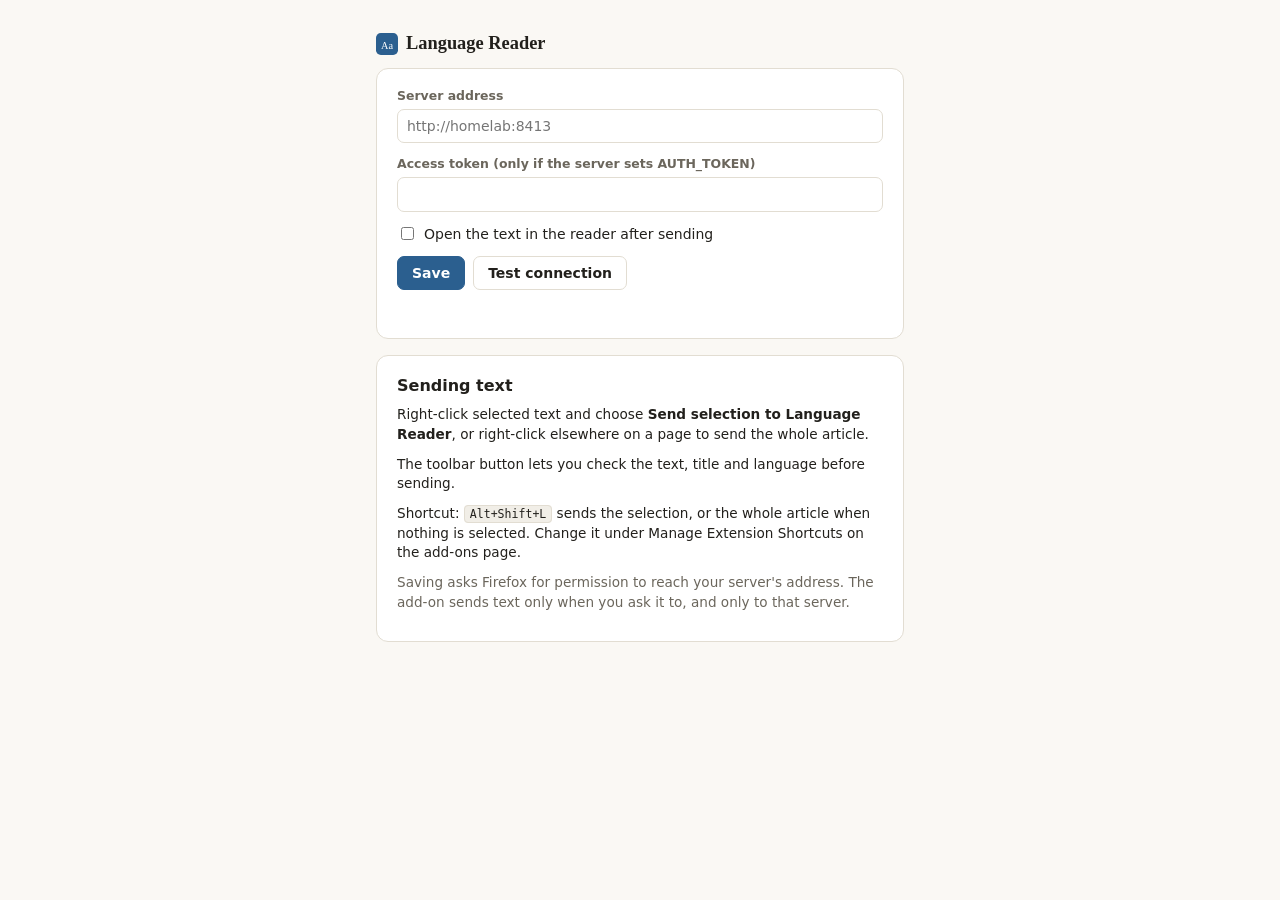
<file: extension/options.html>
<!doctype html>
<html lang="en">
<head>
<meta charset="utf-8">
<meta name="viewport" content="width=device-width, initial-scale=1">
<title>Language Reader settings</title>
<link rel="stylesheet" href="ext.css">
<style>
  main { max-width: 560px; margin: 32px auto; padding: 0 16px; }
  .card { background: var(--surface); border: 1px solid var(--border); border-radius: 12px; padding: 18px 20px; margin-bottom: 16px; }
  h2 { font-size: 1rem; margin: 0 0 8px; }
  p { margin: 0 0 10px; }
</style>
</head>
<body>
<main>
  <h1><img src="icons/icon.svg" alt="">Language Reader</h1>
  <form class="card" id="form">
    <label class="field"><span>Server address</span>
      <input type="text" id="server" placeholder="http://homelab:8413" autocomplete="url" spellcheck="false" required></label>
    <label class="field"><span>Access token (only if the server sets AUTH_TOKEN)</span>
      <input type="password" id="token" autocomplete="off" spellcheck="false"></label>
    <label class="check"><input type="checkbox" id="openAfter"> Open the text in the reader after sending</label>
    <div class="row">
      <button class="btn primary" type="submit">Save</button>
      <button class="btn" type="button" id="test">Test connection</button>
    </div>
    <div class="status" id="status" role="status"></div>
  </form>
  <section class="card small">
    <h2>Sending text</h2>
    <p>Right-click selected text and choose <b>Send selection to Language Reader</b>, or right-click elsewhere on a page to send the whole article.</p>
    <p>The toolbar button lets you check the text, title and language before sending.</p>
    <p>Shortcut: <kbd id="shortcut">Alt+Shift+L</kbd> sends the selection, or the whole article when nothing is selected. Change it under Manage Extension Shortcuts on the add-ons page.</p>
    <p class="muted">Saving asks Firefox for permission to reach your server's address. The add-on sends text only when you ask it to, and only to that server.</p>
  </section>
</main>
<script src="lib.js"></script>
<script src="options.js"></script>
</body>
</html>
</file>
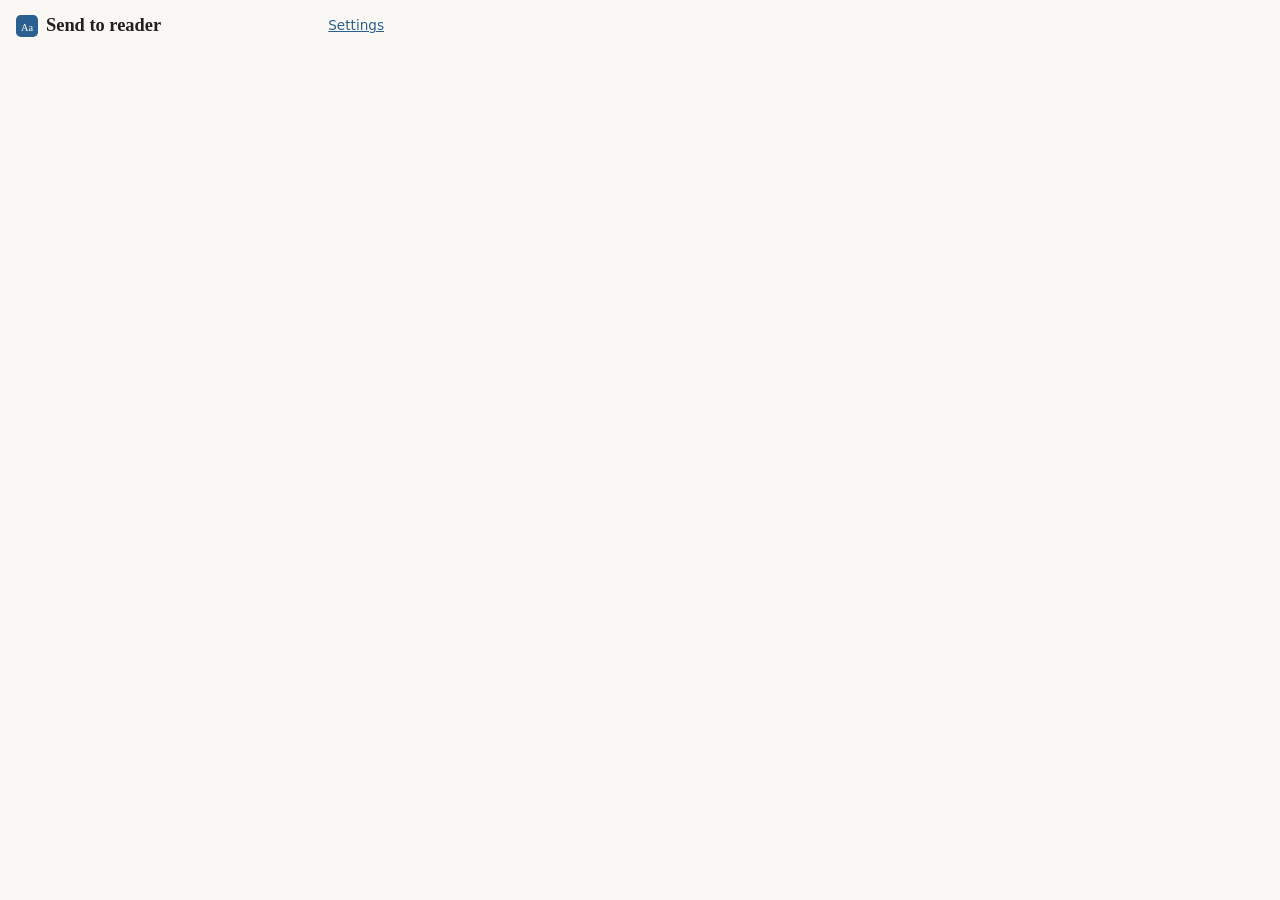
<file: extension/popup.html>
<!doctype html>
<html lang="en">
<head>
<meta charset="utf-8">
<meta name="viewport" content="width=device-width, initial-scale=1">
<title>Send to Language Reader</title>
<link rel="stylesheet" href="ext.css">
<style>
  body { width: 400px; max-width: 100%; padding: 14px 16px 16px; }
  .top { display: flex; justify-content: space-between; align-items: center; margin-bottom: 12px; }
  .top h1 { margin: 0; }
  .count { font-size: .78rem; color: var(--muted); font-weight: 400; }
  #setup, #main { display: none; }
  .actions { display: flex; justify-content: space-between; align-items: center; gap: 10px; }
  .hint { font-size: .8rem; color: var(--muted); margin-top: 4px; }
  .hint.warn { color: var(--danger); }
  @media (max-width: 420px) { body { width: auto; } }
</style>
</head>
<body>
  <div class="top">
    <h1><img src="icons/icon.svg" alt="">Send to reader</h1>
    <a href="#" id="settings" class="small">Settings</a>
  </div>

  <div id="setup">
    <p>Enter your Language Reader server's address in the settings first.</p>
    <button class="btn primary" id="open-settings">Open settings</button>
  </div>

  <form id="main">
    <div class="field" style="margin-bottom:12px">
      <div class="seg" role="group" aria-label="What to send">
        <button type="button" data-mode="selection">Selection</button>
        <button type="button" data-mode="article">Whole article</button>
      </div>
    </div>
    <label class="field"><span>Title</span><input type="text" id="title" placeholder="First sentence if left empty"></label>
    <label class="field"><span>Language</span>
      <select id="lang"><option value="auto">Detect automatically</option></select>
      <div class="hint" id="detect" aria-live="polite"></div>
    </label>
    <label class="field"><span>Text <span class="count" id="count"></span></span>
      <textarea id="body" rows="9" placeholder="Nothing found on this page. Paste text here."></textarea></label>
    <label class="check"><input type="checkbox" id="openAfter"> Open in the reader after sending</label>
    <div class="actions">
      <span class="muted small" id="source"></span>
      <button class="btn primary" type="submit" id="send">Send</button>
    </div>
    <div class="status" id="status" role="status"></div>
  </form>
<script src="lib.js"></script>
<script src="popup.js"></script>
</body>
</html>
</file>
<file: extension/ext.css>
:root {
  --bg: #faf8f4; --surface: #fff; --surface-2: #f1eee7; --border: #e2ddd2; --text: #22201c; --muted: #6b665c;
  --accent: #2b5f8f; --accent-text: #fff; --ok: #2e7d4f; --danger: #b3261e;
  color-scheme: light dark;
}
@media (prefers-color-scheme: dark) {
  :root {
    --bg: #1b1a18; --surface: #24221f; --surface-2: #2d2b27; --border: #3a3732; --text: #ece8e1; --muted: #a39d92;
    --accent: #7fb0de; --accent-text: #10202e; --ok: #7cc79b; --danger: #f2a39b;
  }
}
* { box-sizing: border-box; }
body { margin: 0; background: var(--bg); color: var(--text); font: 14px/1.45 system-ui, -apple-system, "Segoe UI", sans-serif; }
h1 { font: 600 1.15rem/1.3 Georgia, serif; margin: 0 0 12px; display: flex; align-items: center; gap: 8px; }
h1 img { width: 22px; height: 22px; }
label.field { display: block; margin-bottom: 12px; }
.field > span { display: block; font-size: .78rem; font-weight: 600; color: var(--muted); margin-bottom: 4px; }
input[type=text], input[type=url], input[type=password], select, textarea {
  width: 100%; font: inherit; color: inherit; background: var(--surface); border: 1px solid var(--border);
  border-radius: 7px; padding: 6px 9px;
}
textarea { resize: vertical; font-family: Georgia, serif; line-height: 1.5; }
input:focus, select:focus, textarea:focus { outline: 2px solid color-mix(in srgb, var(--accent) 45%, transparent); outline-offset: 0; border-color: var(--accent); }
.btn { display: inline-flex; align-items: center; justify-content: center; gap: 6px; font: inherit; font-weight: 550; color: var(--text);
  background: var(--surface); border: 1px solid var(--border); border-radius: 7px; padding: 6px 14px; cursor: pointer; }
.btn:hover { background: var(--surface-2); }
.btn.primary { background: var(--accent); border-color: var(--accent); color: var(--accent-text); }
.btn:disabled { opacity: .55; cursor: default; }
.row { display: flex; gap: 8px; align-items: center; flex-wrap: wrap; }
.check { display: flex; gap: 7px; align-items: center; margin: 4px 0 12px; }
.muted { color: var(--muted); }
.small { font-size: .85rem; }
.status { min-height: 1.4em; margin-top: 10px; font-size: .88rem; }
.status.ok { color: var(--ok); }
.status.error { color: var(--danger); }
.seg { display: inline-flex; border: 1px solid var(--border); border-radius: 7px; overflow: hidden; }
.seg button { font: inherit; border: 0; background: var(--surface); color: var(--text); padding: 5px 12px; cursor: pointer; }
.seg button + button { border-left: 1px solid var(--border); }
.seg button.on { background: color-mix(in srgb, var(--accent) 16%, var(--surface)); color: var(--accent); font-weight: 600; }
.seg button:disabled { color: var(--muted); cursor: default; }
a { color: var(--accent); }
kbd { font: .85em ui-monospace, monospace; background: var(--surface-2); border: 1px solid var(--border); border-radius: 4px; padding: 1px 5px; }
</file>
